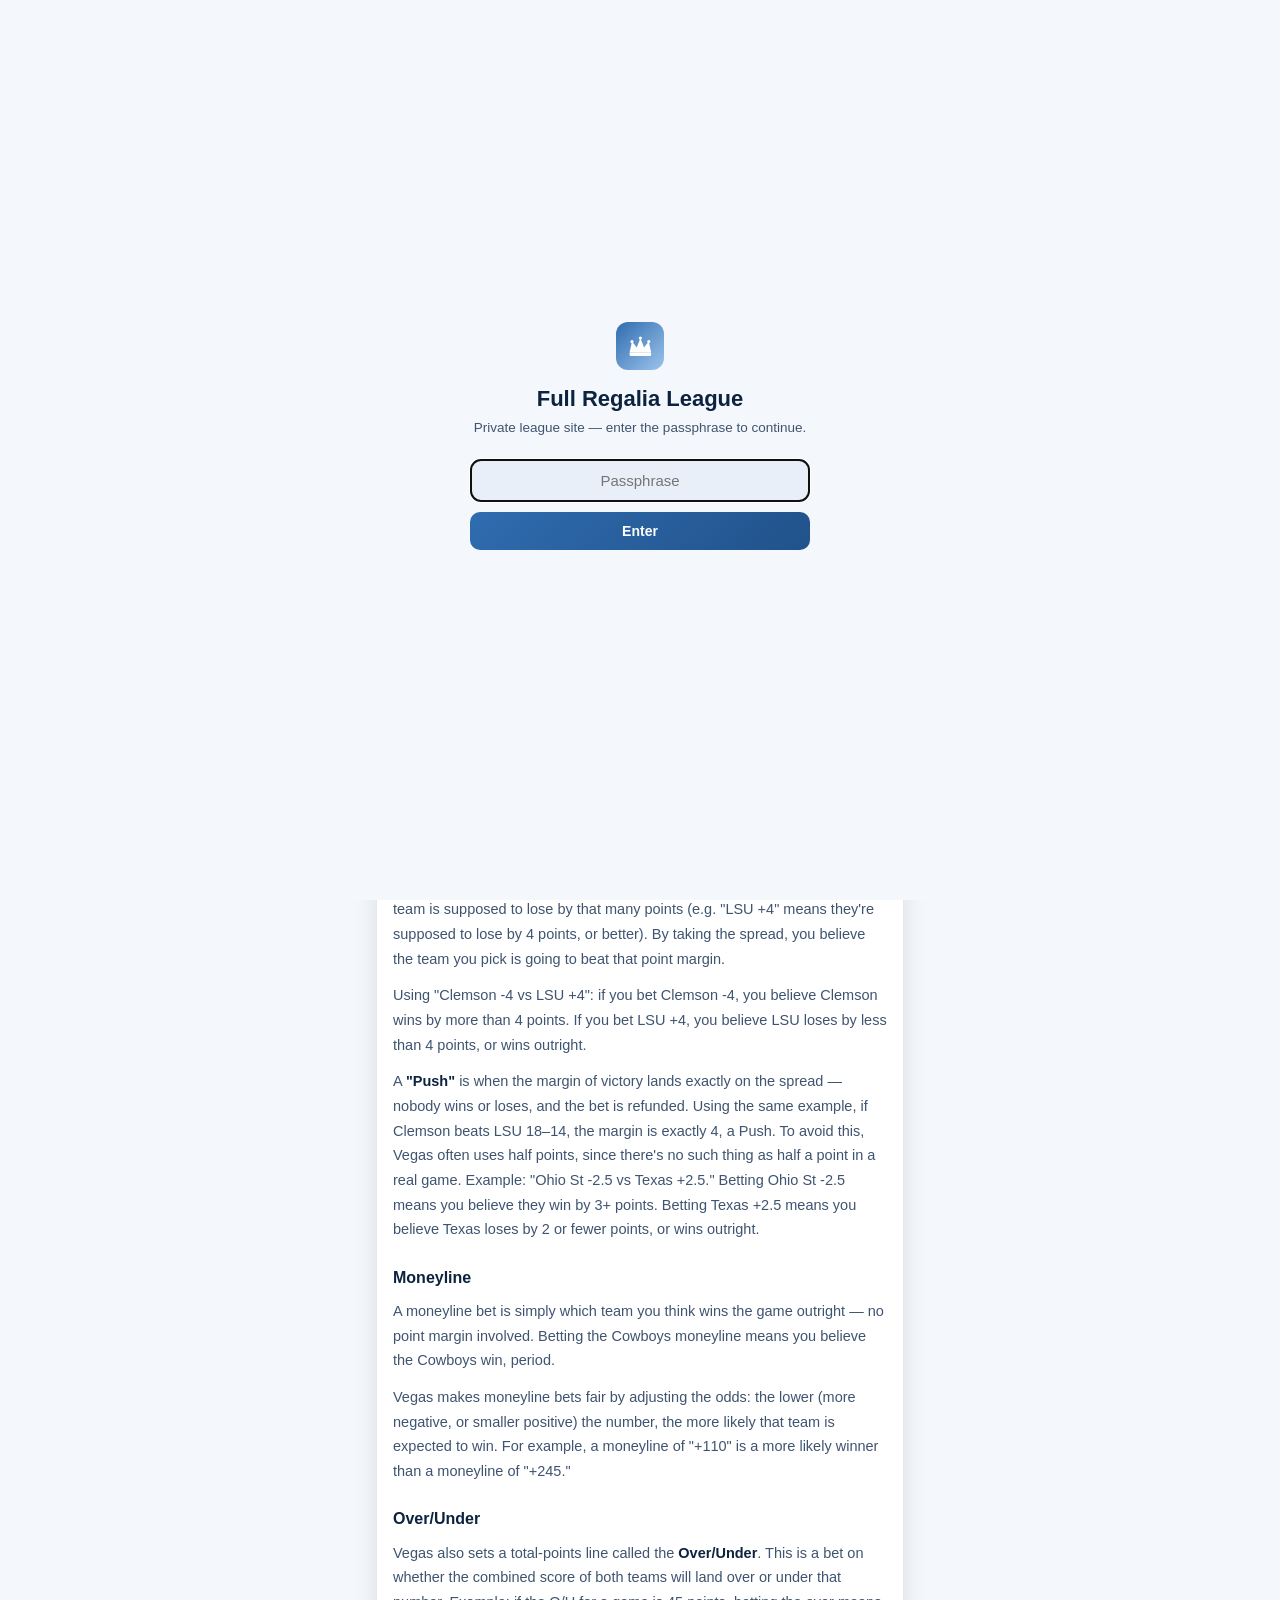
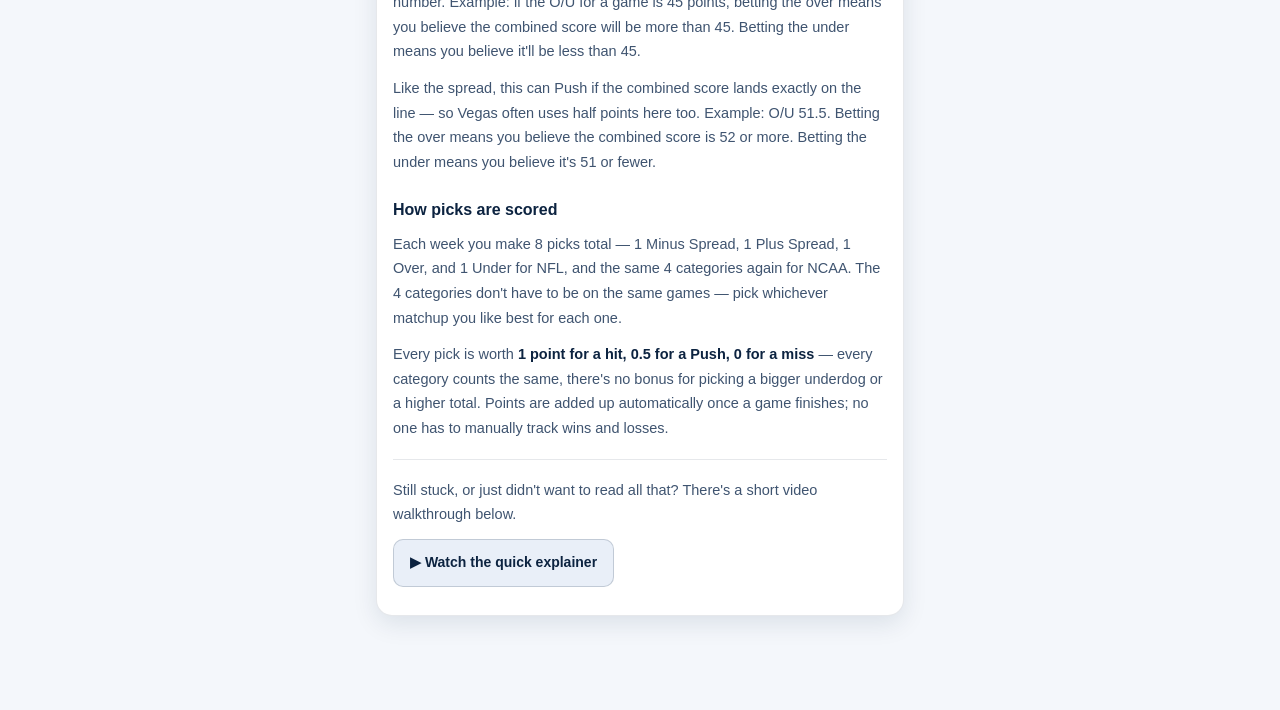
<file: betting-guide.html>
<!doctype html>
<html lang="en">
<head>
<meta charset="utf-8" />
<meta name="viewport" content="width=device-width, initial-scale=1, viewport-fit=cover" />
<title>Betting Guide — Full Regalia League</title>
<link rel="icon" href="icons/icon-192.png" type="image/png" />
<link rel="manifest" href="manifest.json" />
<link rel="apple-touch-icon" href="icons/apple-touch-icon.png" />
<meta name="apple-mobile-web-app-capable" content="yes" />
<meta name="theme-color" content="#0a1424" />
<link rel="preconnect" href="https://fonts.googleapis.com" />
<link rel="preconnect" href="https://fonts.gstatic.com" crossorigin />
<link href="https://fonts.googleapis.com/css2?family=Anton&family=Pacifico&display=swap" rel="stylesheet" />
<link rel="stylesheet" href="css/style.css" />
</head>
<body>

<div class="fr-gate-overlay" id="fr-gate-overlay">
  <div class="fr-gate-box">
    <div class="mark"><svg viewBox="0 0 24 24" width="60%" height="60%" xmlns="http://www.w3.org/2000/svg"><path d="M3 17 L5 8 L9 13 L12 5 L15 13 L19 8 L21 17 Z" fill="white"/><rect x="3" y="17" width="18" height="3" rx="1" fill="white"/><circle cx="5" cy="8" r="1.3" fill="white"/><circle cx="12" cy="5" r="1.3" fill="white"/><circle cx="19" cy="8" r="1.3" fill="white"/></svg></div>
    <h1>Full Regalia League</h1>
    <p>Private league site — enter the passphrase to continue.</p>
    <input type="password" id="fr-gate-input" placeholder="Passphrase" autocomplete="off" />
    <button id="fr-gate-submit" class="btn btn-primary btn-block">Enter</button>
    <div id="fr-gate-error" class="fr-gate-error"></div>
  </div>
</div>
<script src="js/gate.js"></script>

<header class="topbar">
  <div class="topbar-inner">
    <div class="wordmark"><span class="mark"><svg viewBox="0 0 24 24" width="60%" height="60%" xmlns="http://www.w3.org/2000/svg"><path d="M3 17 L5 8 L9 13 L12 5 L15 13 L19 8 L21 17 Z" fill="white"/><rect x="3" y="17" width="18" height="3" rx="1" fill="white"/><circle cx="5" cy="8" r="1.3" fill="white"/><circle cx="12" cy="5" r="1.3" fill="white"/><circle cx="19" cy="8" r="1.3" fill="white"/></svg></span> <span class="wordmark-name">Full Regalia</span> <span class="sub">League</span></div>
  </div>
</header>

<main class="app">
  <h1 class="page-title">Betting Guide</h1>
  <p class="page-sub">New to the league, or just want a refresher? Here's how the bets work.</p>

  <div class="card">
    <div class="prose">
      <h3>How to use the app</h3>
      <p><strong>Add it to your phone</strong> — it works like a regular app once
      installed, no App Store needed.</p>
      <p style="margin-bottom:4px"><strong>iPhone (Safari):</strong> tap the
      <strong>Share</strong> icon (square with an arrow), scroll down, tap
      <strong>"Add to Home Screen."</strong></p>
      <p><strong>Android (Chrome):</strong> open the browser menu (⋮) and tap
      <strong>"Add to Home screen"</strong> or <strong>"Install app."</strong></p>

      <p style="margin-bottom:4px"><strong>Where everything lives:</strong></p>
      <p style="margin-bottom:4px">🏠 <strong>Home</strong> — quick snapshot: top of the
      standings, this week's picks link, live scores.</p>
      <p style="margin-bottom:4px">🏆 <strong>Standings</strong> — the full leaderboard,
      updated automatically as games finish.</p>
      <p style="margin-bottom:4px">📝 <strong>Picks</strong> — where you actually make
      your 8 picks each week (4 NFL, 4 NCAA).</p>
      <p style="margin-bottom:4px">📜 <strong>History</strong> — every pick, every week,
      filterable by player.</p>
      <p style="margin-bottom:4px">📡 <strong>Games</strong> — scores, odds &amp; results;
      tap a team to see their trends.</p>
      <p>📘 <strong>Guide</strong> — you're here.</p>

      <hr class="divider" />

      <h3>Spread</h3>
      <p>Vegas determines a favorite and an underdog for each game and sets what's
      called the <strong>Spread</strong> to make the bet more fair. The Spread is the
      point margin the favorite is supposed to win by / the underdog is supposed to
      lose by. If the spread is negative, the team named next to it is the favorite
      and is supposed to win by that many points (e.g. "Clemson -4" means they're
      supposed to beat the other team by 4 points). If the spread is positive, that
      team is supposed to lose by that many points (e.g. "LSU +4" means they're
      supposed to lose by 4 points, or better). By taking the spread, you believe the
      team you pick is going to beat that point margin.</p>

      <p>Using "Clemson -4 vs LSU +4": if you bet Clemson -4, you believe Clemson wins
      by more than 4 points. If you bet LSU +4, you believe LSU loses by less than 4
      points, or wins outright.</p>

      <p>A <strong>"Push"</strong> is when the margin of victory lands exactly on the
      spread — nobody wins or loses, and the bet is refunded. Using the same example,
      if Clemson beats LSU 18–14, the margin is exactly 4, a Push. To avoid this,
      Vegas often uses half points, since there's no such thing as half a point in a
      real game. Example: "Ohio St -2.5 vs Texas +2.5." Betting Ohio St -2.5 means you
      believe they win by 3+ points. Betting Texas +2.5 means you believe Texas loses
      by 2 or fewer points, or wins outright.</p>

      <h3>Moneyline</h3>
      <p>A moneyline bet is simply which team you think wins the game outright — no
      point margin involved. Betting the Cowboys moneyline means you believe the
      Cowboys win, period.</p>

      <p>Vegas makes moneyline bets fair by adjusting the odds: the lower (more
      negative, or smaller positive) the number, the more likely that team is
      expected to win. For example, a moneyline of "+110" is a more likely winner
      than a moneyline of "+245."</p>

      <h3>Over/Under</h3>
      <p>Vegas also sets a total-points line called the <strong>Over/Under</strong>.
      This is a bet on whether the combined score of both teams will land over or
      under that number. Example: if the O/U for a game is 45 points, betting the
      over means you believe the combined score will be more than 45. Betting the
      under means you believe it'll be less than 45.</p>

      <p>Like the spread, this can Push if the combined score lands exactly on the
      line — so Vegas often uses half points here too. Example: O/U 51.5. Betting the
      over means you believe the combined score is 52 or more. Betting the under
      means you believe it's 51 or fewer.</p>

      <h3>How picks are scored</h3>
      <p>Each week you make 8 picks total — 1 Minus Spread, 1 Plus Spread, 1 Over,
      and 1 Under for NFL, and the same 4 categories again for NCAA. The 4 categories
      don't have to be on the same games — pick whichever matchup you like best for
      each one.</p>

      <p>Every pick is worth <strong>1 point for a hit, 0.5 for a Push, 0 for a
      miss</strong> — every category counts the same, there's no bonus for picking a
      bigger underdog or a higher total. Points are added up automatically once a
      game finishes; no one has to manually track wins and losses.</p>

      <hr class="divider" />

      <p>Still stuck, or just didn't want to read all that? There's a short video
      walkthrough below.</p>
      <p><a class="btn btn-ghost" href="https://www.youtube.com/shorts/zCwW5PGOm04" target="_blank" rel="noopener">▶ Watch the quick explainer</a></p>
    </div>
  </div>
</main>

<nav class="bottom-nav">
  <div class="bottom-nav-inner">
    <a class="nav-item" data-page="index.html" href="index.html"><span class="icon"><svg viewBox="0 0 24 24" fill="none" stroke="currentColor" stroke-width="2" stroke-linecap="round" stroke-linejoin="round"><path d="M3 11l9-7 9 7"/><path d="M5 10v9a1 1 0 0 0 1 1h4v-6h4v6h4a1 1 0 0 0 1-1v-9"/></svg></span>Home</a>
    <a class="nav-item" data-page="picks.html" href="picks.html"><span class="icon"><svg viewBox="0 0 24 24" fill="none" stroke="currentColor" stroke-width="2" stroke-linecap="round" stroke-linejoin="round"><path d="M12 20h9"/><path d="M16.5 3.5a2.12 2.12 0 0 1 3 3L7 19l-4 1 1-4 12.5-12.5z"/></svg></span>Picks</a>
    <a class="nav-item" data-page="standings.html" href="standings.html"><span class="icon"><svg viewBox="0 0 24 24" fill="none" stroke="currentColor" stroke-width="2" stroke-linecap="round" stroke-linejoin="round"><path d="M8 21h8"/><path d="M12 17v4"/><path d="M7 4h10v5a5 5 0 0 1-10 0V4z"/><path d="M7 5H4a1 1 0 0 0-1 1v1a3 3 0 0 0 3 3"/><path d="M17 5h3a1 1 0 0 1 1 1v1a3 3 0 0 1-3 3"/></svg></span>Standings</a>
    <a class="nav-item" data-page="live.html" href="live.html"><span class="icon"><svg viewBox="0 0 24 24" fill="none" stroke="currentColor" stroke-width="2" stroke-linecap="round" stroke-linejoin="round"><rect x="3" y="6" width="18" height="12" rx="2"/><line x1="12" y1="6" x2="12" y2="18"/><rect x="6" y="10" width="3" height="4" fill="currentColor" stroke="none"/><rect x="15" y="10" width="3" height="4" fill="currentColor" stroke="none"/><circle cx="19.5" cy="5" r="1.6" fill="currentColor" stroke="none"/></svg></span>Games</a>
    <a class="nav-item" data-page="history.html" href="history.html"><span class="icon"><svg viewBox="0 0 24 24" fill="none" stroke="currentColor" stroke-width="2" stroke-linecap="round" stroke-linejoin="round"><path d="M3 12a9 9 0 1 0 9-9"/><path d="M3 4v5h5"/><path d="M12 7v5l4 2"/></svg></span>History</a>
    <a class="nav-item" data-page="analytics.html" href="analytics.html"><span class="icon"><svg viewBox="0 0 24 24" fill="none" stroke="currentColor" stroke-width="2" stroke-linecap="round" stroke-linejoin="round"><path d="M3 3v16a2 2 0 0 0 2 2h16"/><rect x="7" y="12" width="3" height="6" fill="currentColor" stroke="none"/><rect x="12" y="8" width="3" height="10" fill="currentColor" stroke="none"/><rect x="17" y="4" width="3" height="14" fill="currentColor" stroke="none"/></svg></span>Analytics</a>
  </div>
</nav>

<script src="js/app.js"></script>
</body>
</html>
</file>
<file: css/style.css>
/* ==========================================================================
   Full Regalia — shared design system
   One file, used by every page, so the whole site stays visually consistent.
   ========================================================================== */

/* Palette built around Xavier University's official brand blue, #0C2340
   (Pantone 289 C) — used directly for card surfaces; --accent is a brighter
   tint of the same blue so buttons/highlights still pop on a dark background. */
:root {
  --bg: #0a1424;
  --bg-elev: #0c2340;
  --bg-elev-2: #163156;
  --text: #f5f6fa;
  --text-dim: #a8b7cc;
  --text-faint: #728098;
  --accent: #4a90d9;
  --accent-strong: #2f6cb0;
  --accent-2: #9cc4ec;
  --positive: #4ade80;
  --negative: #f87171;
  /* Player page's ambient Fire/Ice Cold header effect (.player-hero) —
   * deliberately NOT --positive/--negative (those mean hit/miss elsewhere)
   * or --accent/--accent-2 (the NFL/NCAA brand blue) so neither mood is
   * visually confused with an existing meaning. */
  --fire-1: #ffb347;
  --fire-2: #ff5533;
  --ice-1: #bae6fd;
  --ice-2: #38bdf8;
  --border: rgba(255, 255, 255, 0.08);
  --border-strong: rgba(255, 255, 255, 0.14);
  --shadow: 0 8px 24px rgba(0, 0, 0, 0.35);
  --radius: 16px;
  --radius-sm: 10px;
  --nav-height: 64px;
  --header-height: 56px;
  /* Height of .sticky-save-bar (picks.html only) — kept as a variable so
   * .picker-badge (which stacks above it) and body.has-sticky-save's extra
   * bottom padding can both reference the same number. */
  --save-bar-height: 72px;
  /* iPhone home-indicator / Android gesture-nav inset — .bottom-nav pads
   * itself by this (see its own padding-bottom below), so its TRUE
   * on-screen height is --nav-height + this, not just --nav-height. Every
   * other fixed element stacked above the nav (.sticky-save-bar,
   * .picker-badge) and the body's own scroll-clearance padding must add
   * this too, or on any phone with a nonzero inset they sit exactly
   * --safe-bottom too low and end up partly hidden under the nav bar
   * (confirmed real bug, 2026-08-19 — Save My Picks button was getting
   * covered on notched/gesture-nav phones). */
  --safe-bottom: env(safe-area-inset-bottom, 0px);
}

@media (prefers-color-scheme: light) {
  :root {
    --bg: #f4f7fb;
    --bg-elev: #ffffff;
    --bg-elev-2: #e9eff8;
    --text: #0c2340;
    --text-dim: #3f5470;
    --text-faint: #7688a3;
    --accent: #2f6cb0;
    --accent-strong: #21528a;
    --border: rgba(12, 35, 64, 0.1);
    --border-strong: rgba(12, 35, 64, 0.18);
    --shadow: 0 8px 24px rgba(12, 35, 64, 0.1);
  }
}

:root[data-theme="dark"] {
  --bg: #0a1424;
  --bg-elev: #0c2340;
  --bg-elev-2: #163156;
  --text: #f5f6fa;
  --text-dim: #a8b7cc;
  --text-faint: #728098;
  --accent: #4a90d9;
  --accent-strong: #2f6cb0;
  --accent-2: #9cc4ec;
  --border: rgba(255, 255, 255, 0.08);
  --border-strong: rgba(255, 255, 255, 0.14);
  --shadow: 0 8px 24px rgba(0, 0, 0, 0.35);
}

:root[data-theme="light"] {
  --bg: #f4f7fb;
  --bg-elev: #ffffff;
  --bg-elev-2: #e9eff8;
  --text: #0c2340;
  --text-dim: #3f5470;
  --text-faint: #7688a3;
  --accent: #2f6cb0;
  --accent-strong: #21528a;
  --border: rgba(12, 35, 64, 0.1);
  --border-strong: rgba(12, 35, 64, 0.18);
  --shadow: 0 8px 24px rgba(12, 35, 64, 0.1);
}

* { box-sizing: border-box; }

html, body {
  margin: 0;
  padding: 0;
  background: var(--bg);
  color: var(--text);
  font-family: -apple-system, BlinkMacSystemFont, "Segoe UI", Inter, Roboto, Helvetica, Arial, sans-serif;
  -webkit-font-smoothing: antialiased;
  overflow-x: hidden;
}

body {
  padding-bottom: calc(var(--nav-height) + var(--safe-bottom) + 16px);
  min-height: 100vh;
}

/* picks.html only — extra room so content can scroll clear of the two
 * stacked fixed elements (sticky save bar + picker badge) instead of being
 * hidden underneath them. */
body.has-sticky-save {
  padding-bottom: calc(var(--nav-height) + var(--save-bar-height) + var(--safe-bottom) + 56px);
}

a { color: inherit; text-decoration: none; }

.app {
  max-width: 560px;
  margin: 0 auto;
  padding: 0 16px;
}

/* ---------- Header ---------- */

.topbar {
  position: sticky;
  top: 0;
  z-index: 20;
  background: color-mix(in srgb, var(--bg) 88%, transparent);
  backdrop-filter: blur(10px);
  border-bottom: 1px solid var(--border);
}

.topbar-inner {
  max-width: 560px;
  margin: 0 auto;
  height: var(--header-height);
  display: flex;
  align-items: center;
  justify-content: space-between;
  padding: 0 16px;
}

.install-banner {
  display: flex;
  align-items: center;
  gap: 10px;
  padding: 10px 16px;
  background: color-mix(in srgb, var(--accent) 14%, var(--bg-elev));
  border-bottom: 1px solid var(--border);
  font-size: 12.5px;
  color: var(--text-dim);
}

.install-banner-text {
  flex: 1;
}

.install-banner-install {
  flex: none;
  border: none;
  background: var(--accent);
  color: #ffffff;
  font-weight: 700;
  font-size: 12px;
  padding: 6px 12px;
  border-radius: 20px;
  cursor: pointer;
}

.install-banner-dismiss {
  flex: none;
  border: none;
  background: none;
  color: var(--text-faint);
  font-weight: 700;
  font-size: 12px;
  padding: 6px 8px;
  cursor: pointer;
}

.wordmark {
  display: flex;
  align-items: baseline;
  gap: 8px;
  font-weight: 800;
  font-size: 18px;
  letter-spacing: -0.01em;
}

.wordmark .mark {
  display: inline-flex;
  align-items: center;
  justify-content: center;
  width: 28px;
  height: 28px;
  border-radius: 8px;
  background: linear-gradient(135deg, var(--accent), var(--accent-2));
  color: #ffffff;
  font-weight: 900;
  font-size: 13px;
}

.wordmark .sub {
  color: var(--text-faint);
  font-weight: 600;
  font-size: 12px;
  text-transform: uppercase;
  letter-spacing: 0.06em;
}

/* Same cursive font as the Home page's brand quote (.quote-cursive),
 * carried into the topbar so every page's header reads consistently
 * branded, not just Home's. Sized up from the bold-sans it replaces —
 * script fonts read smaller at the same font-size, and need the extra
 * size to stay legible at a glance in the topbar. */
.wordmark-name {
  font-family: "Pacifico", cursive;
  font-weight: 400;
  font-size: 23px;
  letter-spacing: normal;
  color: var(--accent-2);
}

.page-title {
  font-size: 26px;
  font-weight: 800;
  letter-spacing: -0.02em;
  margin: 20px 0 4px;
}

.page-sub {
  color: var(--text-dim);
  font-size: 14px;
  margin: 0 0 20px;
  line-height: 1.5;
}

/* Collapsed-by-default explainer (Picks page) — the onboarding text was
 * cluttering the top of the page for anyone who already knows how it works;
 * kept accessible instead of deleted entirely. Native <details>, no JS. */
.how-it-works {
  margin: 0 0 16px;
}

.how-it-works summary {
  cursor: pointer;
  font-size: 12.5px;
  font-weight: 700;
  color: var(--text-faint);
  list-style: none;
}

.how-it-works summary::-webkit-details-marker { display: none; }

.how-it-works p {
  color: var(--text-dim);
  font-size: 13px;
  line-height: 1.5;
  margin: 8px 0 0;
}

/* Home page brand quote — "We Do the Bags Right and Then We Go Full
 * Regalia." Two deliberately different display fonts (loaded via Google
 * Fonts, see index.html <head>): a bold script for the main phrase, and a
 * punchy condensed-impact font for "Full Regalia" so it visually pops out
 * of the cursive around it. Scoped to just this quote block, not a
 * site-wide rebrand of the wordmark elsewhere. */
.brand-quote {
  text-align: center;
  margin: 4px 0 18px;
  line-height: 1.3;
}

.brand-quote .quote-cursive {
  font-family: "Pacifico", cursive;
  font-size: 19px;
  color: var(--accent-2);
}

.brand-quote .quote-pop {
  font-family: "Anton", sans-serif;
  font-size: 24px;
  letter-spacing: 0.02em;
  color: var(--text);
  text-transform: uppercase;
}

.brand-quote-instruction {
  text-align: center;
  font-size: 12.5px;
  font-weight: 600;
  color: var(--text-faint);
  margin: 0 0 10px;
}

/* ---------- Bottom nav ---------- */

.bottom-nav {
  position: fixed;
  bottom: 0;
  left: 0;
  right: 0;
  z-index: 30;
  background: color-mix(in srgb, var(--bg-elev) 92%, transparent);
  backdrop-filter: blur(14px);
  border-top: 1px solid var(--border);
  padding-bottom: var(--safe-bottom);
}

.bottom-nav-inner {
  max-width: 560px;
  margin: 0 auto;
  height: var(--nav-height);
  display: grid;
  grid-template-columns: repeat(6, 1fr);
}

.nav-item {
  display: flex;
  flex-direction: column;
  align-items: center;
  justify-content: center;
  gap: 3px;
  font-size: 10.5px;
  font-weight: 700;
  color: var(--text-faint);
  letter-spacing: 0.01em;
}

.nav-item .icon {
  display: inline-flex;
  line-height: 1;
}

/* Single-color line icons (stroke="currentColor") instead of full-color
 * emoji — they inherit .nav-item's text color exactly like the label below
 * them, so the active tab goes accent blue and the rest stay faint gray,
 * matching the site's controlled palette instead of clashing with it
 * (confirmed out of place, Neil). */
.nav-item .icon svg {
  width: 21px;
  height: 21px;
}

.nav-item.active {
  color: var(--accent);
}

/* ---------- Cards ---------- */

.card {
  background: var(--bg-elev);
  border: 1px solid var(--border);
  border-radius: var(--radius);
  padding: 16px;
  box-shadow: var(--shadow);
  margin-bottom: 14px;
}

/* Hero treatment for the Picks page's player selector — meant to read as
 * the clear starting point of the page, distinct from ordinary cards. */
/* --picker-color defaults to the site accent, but js/picks.js sets it per
 * selected player (avatarColor(name)) so this card — and the sticky badge
 * below — visibly recolor as soon as you switch names, as a "you're
 * definitely picking as THIS person" cue. */
.picker-card {
  --picker-color: var(--accent);
  background: linear-gradient(135deg, color-mix(in srgb, var(--picker-color) 18%, var(--bg-elev)), var(--bg-elev));
  border: 1px solid color-mix(in srgb, var(--picker-color) 40%, var(--border));
  transition: background 0.2s, border-color 0.2s;
}

.picker-card select {
  font-size: 17px;
  font-weight: 700;
}

/* Crisper than the default .chip look (flat --bg-elev-2 fill, same as every
 * plain chip elsewhere) — a solid card-colored fill with a border tinted to
 * the current player's color reads sharper against the tinted card behind
 * it, instead of blending into it. */
.picker-select {
  background: var(--bg-elev);
  border: 1.5px solid color-mix(in srgb, var(--picker-color) 45%, var(--border-strong));
  border-radius: 10px;
  color: var(--text);
}

/* Labeled "change player" affordance — recolors with --picker-color (set
 * per selected player, same variable the card's own background/border use)
 * so it reads as part of the themed card rather than a generic control.
 * Was icon-only (a bare "⌄" in a circle) — confirmed unclear that this is
 * how you switch names (Neil); spelling out "Switch" removes the guesswork. */
.picker-change-btn {
  flex-shrink: 0;
  height: 34px;
  padding: 0 12px;
  border-radius: 17px;
  background: var(--picker-color);
  color: #ffffff;
  display: flex;
  align-items: center;
  gap: 3px;
  font-size: 12.5px;
  font-weight: 800;
  white-space: nowrap;
  line-height: 1;
  transition: background 0.2s;
}

/* Sticky "who am I picking as" reminder — stays visible while scrolling
 * through the categories, pinned above the sticky save bar (which sits
 * directly above the bottom nav — see .sticky-save-bar). Purely
 * informational (not a button), matching the same --picker-color as the
 * card above. */
.picker-badge {
  --picker-color: var(--accent);
  position: fixed;
  left: 50%;
  bottom: calc(var(--nav-height) + var(--save-bar-height) + var(--safe-bottom) + 8px);
  transform: translateX(-50%);
  z-index: 25;
  display: flex;
  align-items: center;
  gap: 8px;
  padding: 6px 16px 6px 6px;
  border-radius: 999px;
  background: color-mix(in srgb, var(--bg-elev) 92%, transparent);
  backdrop-filter: blur(10px);
  border: 1.5px solid color-mix(in srgb, var(--picker-color) 55%, var(--border-strong));
  box-shadow: var(--shadow);
  font-size: 12.5px;
  font-weight: 800;
  color: var(--text);
  transition: border-color 0.2s;
}

/* Single sticky "Save my picks" bar, replacing the old top+bottom button
 * pair — always reachable regardless of scroll position, sits directly
 * above the bottom nav (picker-badge stacks above this). */
.sticky-save-bar {
  position: fixed;
  left: 0;
  right: 0;
  bottom: calc(var(--nav-height) + var(--safe-bottom));
  z-index: 26;
  padding: 8px 16px;
  background: color-mix(in srgb, var(--bg-elev) 94%, transparent);
  backdrop-filter: blur(14px);
  border-top: 1px solid var(--border);
}

.sticky-save-status {
  text-align: center;
  font-size: 11.5px;
  color: var(--text-faint);
  min-height: 15px;
  margin-bottom: 4px;
}

.card-title {
  font-family: "Anton", sans-serif;
  font-size: 15px;
  font-weight: 400;
  text-transform: uppercase;
  letter-spacing: 0.03em;
  /* Anton's thinner strokes read lower-contrast than the bold sans this
   * replaced, at the same --text-faint color — confirmed hard to read,
   * Neil. --text-dim is noticeably darker/higher-contrast against the card
   * background while staying distinct from full --text (reserved for the
   * actual page title/data, not section chrome). */
  color: var(--text-dim);
  margin: 0 0 12px;
  display: flex;
  align-items: center;
  justify-content: space-between;
}

.card-title .link,
.card-title .standings-header-label {
  /* Reset back to the normal sans stack — Anton is for the section heading
   * itself (see .card-title), not the small trailing action link or a data
   * column label sitting next to it. Distinct from the header, distinct
   * from tabular fields, per Neil. */
  font-family: -apple-system, BlinkMacSystemFont, "Segoe UI", Inter, Roboto, Helvetica, Arial, sans-serif;
}

.card-title .link {
  color: var(--accent);
  font-size: 12px;
  text-transform: none;
  letter-spacing: 0;
  font-weight: 700;
}

.share-week-btn {
  background: none;
  border: none;
  padding: 2px 4px;
  font-size: 14px;
  cursor: pointer;
  line-height: 1;
  color: inherit;
}

.share-week-btn:active {
  opacity: 0.6;
}

/* ---------- Badges / pills ---------- */

.badge {
  display: inline-flex;
  align-items: center;
  gap: 5px;
  padding: 3px 9px;
  border-radius: 999px;
  font-size: 11px;
  font-weight: 800;
  letter-spacing: 0.02em;
}

.badge.live {
  background: color-mix(in srgb, var(--positive) 16%, transparent);
  color: var(--positive);
  border: 1px solid color-mix(in srgb, var(--positive) 35%, transparent);
}

.badge.live .dot {
  width: 6px;
  height: 6px;
  border-radius: 50%;
  background: var(--positive);
  animation: pulse 1.6s ease-in-out infinite;
}

@keyframes pulse {
  0%, 100% { opacity: 1; }
  50% { opacity: 0.35; }
}

/* Player page's screen-edge vignette reflecting current Fire/Ice Cold
 * status (Neil, 2026-10-09: "if someone is 'on fire' their page has
 * animation... if ice cold it looks frozen" — then, same day, redesigned
 * from a header-card glow to this: "could we just make it look like the
 * screen is frozen on the perimeter?"). `#mood-vignette` (player.html) is a
 * single fixed, full-viewport, pointer-events:none layer sitting above the
 * page chrome (topbar/bottom-nav, z-index 20/30) but below any modal/gate
 * (300/9999) — stays put while the page scrolls, transparent in the
 * middle so every card stays fully legible, colored only at the edges.
 * Same cheap opacity-animation approach as .badge.live .dot's pulse above
 * — no canvas, no particle JS. --fire/--ice are mutually exclusive by
 * construction (see player.html's load() — Ice Cold is suppressed
 * whenever Fire is active). */
.mood-vignette {
  position: fixed;
  inset: 0;
  z-index: 50;
  pointer-events: none;
  opacity: 0;
  transition: opacity 0.4s ease;
}

.mood-vignette--fire {
  opacity: 1;
  background: radial-gradient(ellipse at center, transparent 50%, color-mix(in srgb, var(--fire-2) 45%, transparent) 100%);
  animation: ember-flicker 2.6s ease-in-out infinite;
}

.mood-vignette--ice {
  opacity: 1;
  background: radial-gradient(ellipse at center, transparent 50%, color-mix(in srgb, var(--ice-2) 45%, transparent) 100%);
  animation: frost-shimmer 4s ease-in-out infinite;
}

@keyframes ember-flicker {
  0%, 100% { opacity: 0.7; }
  50% { opacity: 1; }
}

@keyframes frost-shimmer {
  0%, 100% { opacity: 0.65; }
  50% { opacity: 1; }
}

@media (prefers-reduced-motion: reduce) {
  .mood-vignette--fire,
  .mood-vignette--ice {
    animation: none;
  }
}

.badge.next {
  background: color-mix(in srgb, var(--accent) 16%, transparent);
  color: var(--accent);
  border: 1px solid color-mix(in srgb, var(--accent) 35%, transparent);
}

/* Neutral/settled, not an alert color like .live or .next — a week being
 * "Final" is just a fact, not something drawing attention. */
.badge.final {
  background: color-mix(in srgb, var(--text-faint) 16%, transparent);
  color: var(--text-faint);
  border: 1px solid color-mix(in srgb, var(--text-faint) 35%, transparent);
}

/* ---------- Live page game cards ---------- */
/* Distinct from .pick-game (which is the Picks page's category-pool chip UI)
 * — this is purely a read-only result/odds display, so it gets its own
 * classes rather than reusing that one. Left border color is the at-a-glance
 * state cue: green while live, muted once final, default border pre-kickoff. */
.game-card {
  background: var(--bg-elev);
  border: 1px solid var(--border);
  border-left: 3px solid var(--border-strong);
  border-radius: var(--radius-sm);
  padding: 12px 14px;
  margin-bottom: 10px;
}

.game-card--live {
  border-left-color: var(--positive);
}

.game-card--final {
  border-left-color: var(--text-faint);
}

.game-card-top {
  display: flex;
  justify-content: space-between;
  align-items: center;
  margin-bottom: 9px;
}

.game-card-sport {
  font-size: 10.5px;
  font-weight: 800;
  color: var(--text-faint);
  text-transform: uppercase;
  letter-spacing: 0.06em;
}

.game-card-kickoff,
.game-card-final {
  font-size: 11.5px;
  font-weight: 700;
  color: var(--text-faint);
}

.game-card-teams {
  display: flex;
  flex-direction: column;
  gap: 7px;
}

.game-card-team {
  display: grid;
  grid-template-columns: 26px 1fr auto;
  align-items: center;
  gap: 8px;
  color: var(--text-faint);
}

.game-card-team-logo {
  width: 24px;
  height: 24px;
  object-fit: contain;
  flex: none;
}

/* Team rows link into that team's Analytics trends — reset the anchor
 * defaults so a linked row looks identical to the "?" placeholder (still a
 * plain div when a team's abbr is missing), plus a light tap affordance. */
a.game-card-team {
  text-decoration: none;
  color: inherit;
  cursor: pointer;
}

a.game-card-team:active {
  opacity: 0.65;
}

/* NFL only — abbreviation + mascot name side by side, sharing the one grid
 * cell the two used to split between them. */
.game-card-team-stack {
  display: flex;
  align-items: baseline;
  gap: 6px;
  min-width: 0;
  overflow: hidden;
}

.game-card-team-abbr {
  font-size: 14.5px;
  font-weight: 800;
  color: var(--text-dim);
  flex: none;
}

.game-card-team-name {
  font-size: 12.5px;
  font-weight: 600;
  color: var(--text-faint);
  overflow: hidden;
  text-overflow: ellipsis;
  white-space: nowrap;
}

/* NCAA only — just the school's own name, smaller than the NFL abbr it
 * replaces so it still fits cleanly next to the logo and score (tried
 * showing the mascot alongside it too; landed back on school-name-only,
 * confirmed it read as duplicated with `location` — Neil). */
.game-card-team-fullname {
  font-size: 12.5px;
  font-weight: 700;
  color: var(--text-dim);
  overflow: hidden;
  text-overflow: ellipsis;
  white-space: nowrap;
}

/* AP/Coaches Top 25 badge — college only, shown inline right before the
 * school name when that team is currently ranked. Cursive to match the
 * same brand font used in the topbar/quote/standings rank numerals
 * elsewhere on the site, instead of plain bold text. */
.game-card-team-rank {
  font-family: "Pacifico", cursive;
  font-weight: 400;
  font-size: 13px;
  color: var(--accent);
  margin-right: 3px;
}

.game-card-team-score {
  font-size: 17px;
  font-weight: 800;
  color: var(--text-dim);
  min-width: 22px;
  text-align: right;
}

.game-card-team.is-winner .game-card-team-abbr,
.game-card-team.is-winner .game-card-team-name,
.game-card-team.is-winner .game-card-team-fullname,
.game-card-team.is-winner .game-card-team-score {
  color: var(--text);
}

.game-card-odds {
  display: flex;
  gap: 16px;
  margin-top: 9px;
  padding-top: 9px;
  border-top: 1px solid var(--border);
  font-size: 12px;
  color: var(--text-faint);
}

.game-card-odds strong {
  color: var(--text-dim);
  font-weight: 700;
}

/* Bet-activity strip — attaches directly under a .game-card as its footer
 * (shares the wrapper's own bottom margin instead of the card's own, so
 * there's no visible gap between the two). Shared by live.html (every
 * card) and index.html's Most Active Games preview. */
.game-card-group {
  margin-bottom: 10px;
}

.game-card-group .game-card {
  margin-bottom: 0;
}

.game-bet-activity {
  background: var(--bg-elev);
  border: 1px solid var(--border);
  border-top: none;
  border-radius: 0 0 var(--radius-sm) var(--radius-sm);
  padding: 0 14px;
}

.game-bet-toggle {
  display: flex;
  align-items: center;
  gap: 4px;
  width: 100%;
  background: none;
  border: none;
  border-top: 1px solid var(--border);
  padding: 7px 0;
  font-size: 11.5px;
  font-weight: 700;
  color: var(--text-faint);
  cursor: pointer;
  text-align: left;
}

.game-bet-chevron {
  margin-left: auto;
  font-size: 9px;
  transition: transform 0.15s ease;
}

.game-bet-toggle.expanded .game-bet-chevron {
  transform: rotate(180deg);
}

.game-bet-list {
  padding-bottom: 8px;
}

/* Home's Most Active Games preview specifically (not the Games tab, where
 * the full card is appropriate) — Neil: 3 full-size game cards "wasted
 * real estate" on the one page meant to be scannable at a glance. Tighter
 * padding, smaller logos/text, and the odds row dropped entirely (still
 * one tap away via "See all →") get 3 games into noticeably less height. */
.game-card-compact .game-card {
  padding: 8px 10px;
}

.game-card-compact .game-card-top {
  margin-bottom: 5px;
}

.game-card-compact .game-card-teams {
  gap: 3px;
}

.game-card-compact .game-card-team-logo {
  width: 18px;
  height: 18px;
}

.game-card-compact .game-card-team-abbr,
.game-card-compact .game-card-team-fullname {
  font-size: 12px;
}

.game-card-compact .game-card-team-name {
  font-size: 11px;
}

.game-card-compact .game-card-team-score {
  font-size: 14px;
  min-width: 18px;
}

.game-card-compact .game-card-odds {
  display: none;
}

.game-card-compact .game-bet-toggle {
  padding: 5px 0;
  font-size: 11px;
}

/* ---------- Week picker (Picks page) ---------- */
/* One "Regalia Week" links an NFL week to its nearest NCAA week by date
 * (js/picks.js buildRegaliaWeeks) — this is the collapsible selector for it,
 * same collapsed-by-default pattern as .pick-game and the League status
 * card. Each row shows the linked pair, so switching sport never lands on
 * two unrelated weeks. */
.week-picker {
  border: 1px solid var(--border);
  border-radius: var(--radius-sm);
  overflow: hidden;
  margin-bottom: 6px;
}

.week-picker-header {
  display: flex;
  align-items: center;
  justify-content: space-between;
  gap: 10px;
  padding: 13px 14px;
  cursor: pointer;
  font-weight: 800;
  font-size: 14px;
}

/* Week number, date range, and badge all stay on one line — the date range
 * is deliberately a smaller/lighter weight than the week number so the
 * whole thing fits without wrapping on narrow phones (that was the actual
 * overflow problem, not needing two lines). min-width: 0 lets this shrink
 * inside the header's flex row instead of forcing it wide. */
#week-picker-current {
  display: flex;
  align-items: center;
  gap: 6px;
  flex-wrap: wrap;
  min-width: 0;
}

.week-picker-current-date {
  font-size: 12px;
  font-weight: 600;
  color: var(--text-faint);
}

/* Given extra visual weight — this is the single most important control on
 * the page for knowing what to pick, so it needs to read as more important
 * than an ordinary card, similar treatment to .picker-card's accent tint. */
.week-picker-prominent {
  border: 1.5px solid color-mix(in srgb, var(--accent) 40%, var(--border));
  border-radius: var(--radius);
  margin-bottom: 12px;
}

.week-picker-prominent .week-picker-header {
  padding: 16px;
  font-size: 17px;
  background: linear-gradient(135deg, color-mix(in srgb, var(--accent) 14%, var(--bg-elev)), var(--bg-elev));
}

.week-picker-prominent .week-picker-header .badge {
  margin-left: 4px;
  vertical-align: middle;
}

.week-picker-chevron {
  flex: none;
  font-size: 11px;
  color: var(--text-faint);
}

.week-picker-list {
  border-top: 1px solid var(--border);
}

.week-picker-row {
  padding: 10px 14px;
  cursor: pointer;
  border-bottom: 1px solid var(--border);
}

.week-picker-row:last-child { border-bottom: none; }
.week-picker-row:active { background: var(--bg-elev-2); }
.week-picker-row.selected { background: color-mix(in srgb, var(--accent) 12%, transparent); }

.week-picker-row-title {
  font-weight: 700;
  font-size: 13.5px;
  display: flex;
  align-items: center;
  gap: 6px;
  flex-wrap: wrap;
}

.week-picker-row-sub {
  font-size: 11.5px;
  color: var(--text-faint);
  margin-top: 3px;
}

/* ---------- Sport sections (Picks page) ---------- */
/* NFL and NCAA used to be a toggle (pick one, hide the other); now both show
 * together, each collapsed by default under its own header — the toggle
 * chips went away once weeks were linked (see .week-picker above), since
 * there's no longer a reason picking one sport should hide the other. One
 * level up from .pick-game (the 4 categories nest inside each of these). */
.sport-section {
  border: 1px solid var(--border-strong);
  border-radius: var(--radius);
  margin-bottom: 12px;
  overflow: hidden;
}

.sport-section-header {
  display: flex;
  align-items: center;
  gap: 10px;
  padding: 14px 16px;
  cursor: pointer;
  background: var(--bg-elev-2);
}

.sport-section-icon {
  font-size: 20px;
}

.sport-section-label {
  font-weight: 800;
  font-size: 15px;
  text-transform: uppercase;
  letter-spacing: 0.03em;
}

.sport-section-summary {
  flex: 1;
  text-align: right;
  font-size: 12px;
  font-weight: 600;
  color: var(--text-faint);
}

.sport-section-result {
  flex: none;
  font-size: 11px;
  font-weight: 800;
  padding: 3px 9px;
  border-radius: 20px;
  background: color-mix(in srgb, var(--text-faint) 16%, transparent);
  color: var(--text-dim);
}

.sport-section-result.all-hit {
  background: color-mix(in srgb, var(--positive) 20%, transparent);
  color: var(--positive);
}

.sport-section-chevron {
  flex: none;
  font-size: 12px;
  color: var(--text-faint);
}

.sport-section-body {
  padding: 12px;
}

/* ---------- Progress rows ("My picks this week" card) ---------- */
.progress-row { margin-bottom: 12px; }
.progress-row:last-child { margin-bottom: 0; }

.progress-row-top {
  display: flex;
  justify-content: space-between;
  align-items: center;
  margin-bottom: 5px;
  font-size: 13px;
}

.progress-row-label { color: var(--text-dim); }

.progress-row-count {
  font-weight: 800;
  color: var(--text);
}

.progress-row-count.complete { color: var(--positive); }

.progress-bar {
  background: var(--bg-elev-2);
  border-radius: 6px;
  overflow: hidden;
  height: 8px;
}

.progress-bar-fill {
  height: 100%;
  background: linear-gradient(90deg, var(--accent), var(--accent-2));
  transition: width 0.3s ease;
}

.progress-bar-fill.complete {
  background: linear-gradient(90deg, var(--positive), #22c55e);
}

/* ---------- Analytics: player comparison table ---------- */
/* A real players-vs-players matrix — the one place in the app with genuine
 * multi-column tabular data, so it gets an actual <table> instead of the
 * app's usual "row = one entity" pattern (.standings-row etc.). Wrapped in
 * a horizontally-scrolling .card as a safety net on very narrow screens. */
.compare-table {
  width: 100%;
  border-collapse: collapse;
  font-size: 13px;
}

.compare-table th {
  font-size: 12px;
  font-weight: 800;
  color: var(--text-faint);
  padding: 6px 8px;
  text-align: center;
  border-bottom: 1px solid var(--border-strong);
}

.compare-table th:first-child { text-align: left; }

.compare-table td {
  padding: 10px 5px;
  text-align: center;
  font-weight: 700;
  color: var(--text-dim);
  border-bottom: 1px solid var(--border);
  white-space: nowrap;
}

.compare-table tr:last-child td { border-bottom: none; }

.compare-table-player { text-align: left !important; padding-left: 8px !important; }

.compare-table-player a {
  color: var(--text);
  text-decoration: none;
  font-weight: 800;
}

.compare-pct {
  display: inline-block;
  min-width: 34px;
  padding: 4px 5px;
  border-radius: 7px;
  font-weight: 800;
  font-size: 12px;
}

.compare-pct-empty {
  color: var(--text-faint);
  font-weight: 700;
  background: none;
}

/* ---------- Analytics: category stat rows (Team + Player trends) ---------- */
/* Same visual language as .progress-bar, repurposed for a cover-% / hit-rate
 * bar instead of a completion bar. .stat-split-bar is the one exception —
 * team over/under isn't a hit/miss (that's about a player's pick, not the
 * team), so it renders as a two-color split instead of a single fill. */
.stat-row {
  display: flex;
  align-items: center;
  gap: 10px;
  margin-bottom: 10px;
}

.stat-row:last-child { margin-bottom: 0; }

.stat-row-label {
  width: 92px;
  flex-shrink: 0;
  font-size: 12px;
  font-weight: 700;
  color: var(--text-dim);
}

.stat-row-bar,
.stat-split-bar {
  flex: 1;
  background: var(--bg-elev-2);
  border-radius: 6px;
  overflow: hidden;
  height: 10px;
  display: flex;
}

.stat-row-bar-fill {
  height: 100%;
  background: linear-gradient(90deg, var(--accent), var(--accent-2));
}

.stat-split-over { height: 100%; background: var(--accent); }
.stat-split-under { height: 100%; background: var(--accent-2); }

.stat-row-value {
  width: 92px;
  flex-shrink: 0;
  text-align: right;
  font-size: 11.5px;
  font-weight: 700;
  color: var(--text-faint);
}

/* ---------- Player detail page: category KPI tiles + conference/team bars ---------- */
/* Category tiles reuse the same visual language as the existing "Season
 * summary" 3-tile stat block on player.html, just at 4-across for the
 * Minus/Plus/Over/Under breakdown. Conference/team lists use horizontal
 * bars (a sideways cousin of .stat-row-bar above) rather than the page's
 * existing vertical .week-chart bars — a list of N conferences/teams reads
 * top-to-bottom far better as horizontal bars than as bars needing an
 * x-axis that gets more cramped every time a new team gets picked. */
.player-kpi-row {
  display: grid;
  grid-template-columns: repeat(4, 1fr);
  gap: 8px;
  text-align: center;
}

.player-kpi-tile {
  background: var(--bg-elev-2);
  border-radius: 8px;
  padding: 8px 4px;
}

.player-kpi-pct {
  font-size: 15px;
  font-weight: 800;
}

.player-kpi-record {
  font-size: 10px;
  color: var(--text-faint);
  margin-top: 1px;
}

.player-kpi-label {
  font-size: 9.5px;
  color: var(--text-faint);
  text-transform: uppercase;
  letter-spacing: 0.03em;
  margin-top: 3px;
}

/* Player page's "By matchup" insights — unlike .player-kpi-row's fixed
   4-column grid, this can hold anywhere from 2 to 6 tiles depending on what
   qualifies that week, so it wraps instead of squeezing into fixed columns. */
.insight-strip {
  display: flex;
  flex-wrap: wrap;
  gap: 8px;
  text-align: center;
}

.insight-strip .player-kpi-tile {
  flex: 1 1 120px;
  min-width: 110px;
}

.hbar-row {
  display: flex;
  align-items: center;
  gap: 8px;
  margin-bottom: 9px;
}

.hbar-row:last-child {
  margin-bottom: 0;
}

.hbar-label {
  width: 100px;
  flex-shrink: 0;
  font-size: 12px;
  font-weight: 700;
  color: var(--text-dim);
  display: flex;
  align-items: center;
  gap: 5px;
  overflow: hidden;
  text-overflow: ellipsis;
  white-space: nowrap;
}

.hbar-track {
  flex: 1;
  background: var(--bg-elev-2);
  border-radius: 6px;
  overflow: hidden;
  height: 10px;
}

.hbar-fill {
  height: 100%;
  border-radius: 6px;
}

.hbar-value {
  width: 74px;
  flex-shrink: 0;
  text-align: right;
  font-size: 11px;
  font-weight: 700;
  color: var(--text-faint);
  white-space: nowrap;
}

.hbar-show-more {
  display: block;
  text-align: center;
  margin-top: 10px;
  font-size: 12px;
  font-weight: 700;
  color: var(--accent-2);
  cursor: pointer;
}

/* ---------- Avatars ---------- */

.avatar {
  display: inline-flex;
  align-items: center;
  justify-content: center;
  border-radius: 50%;
  color: #ffffff;
  font-weight: 800;
  flex-shrink: 0;
  line-height: 1;
}

/* ---------- Standings table ---------- */

/* Fixed pixel widths (not auto/1fr) on the value columns — .standings-row
 * and .standings-header-row are separate grid containers, so an "auto"
 * column sizes itself off THAT grid's own content only. With "Season
 * Total"/"Win %" (wide header text) in one grid and a bare number (narrow)
 * in the other, each auto-sized to a different width and the two never
 * lined up — confirmed visually, Neil. Explicit widths guarantee both
 * grids agree on the same column width regardless of content. */
.standings-row {
  display: grid;
  grid-template-columns: 32px 32px 1fr 64px 52px;
  align-items: center;
  gap: 10px;
  padding: 10px 4px;
  border-bottom: 1px solid var(--border);
}

.standings-row:last-child { border-bottom: none; }

.standings-header-row {
  display: grid;
  grid-template-columns: 32px 32px 1fr 64px 52px;
  align-items: center;
  gap: 10px;
  padding: 0 4px 6px;
  border-bottom: 1px solid var(--border);
}

.standings-header-label {
  font-size: 11px;
  font-weight: 700;
  text-transform: uppercase;
  letter-spacing: 0.03em;
  color: var(--text-faint);
  text-align: center;
}

.standings-rank {
  font-weight: 800;
  color: var(--text-faint);
  font-size: 13px;
}

/* "T-1"/"T-3" reads wider than a bare medal/numeral — shrink slightly so
 * it fits the same column width instead of wrapping or overflowing. */
.standings-rank-tied {
  font-size: 0.82em;
  white-space: nowrap;
}

.standings-row.rank-1 .standings-rank { color: var(--accent-2); }
.standings-row.rank-2 .standings-rank { color: #cfd4e6; }
.standings-row.rank-3 .standings-rank { color: #d99a63; }

.standings-rank-cursive {
  font-family: "Pacifico", cursive;
  font-weight: 400;
  font-size: 19px;
}

/* Neil: "white" — using --text (near-white in dark mode, the theme most
 * relevant here) instead of a literal #fff so it doesn't vanish against a
 * light-mode card. Matches specificity of the gold/silver/bronze rank
 * rules above (same 3 selector classes) so it wins by being declared
 * later, rather than needing !important. */
.standings-row.rank-1 .standings-rank-cursive,
.standings-row.rank-2 .standings-rank-cursive,
.standings-row.rank-3 .standings-rank-cursive {
  color: var(--text);
}

.standings-name {
  font-weight: 700;
  font-size: 14.5px;
}

.standings-name .couple {
  display: block;
  color: var(--text-faint);
  font-weight: 500;
  font-size: 11.5px;
  margin-top: 1px;
}

.streak-badge {
  display: inline-block;
  margin-left: 5px;
  font-size: 11px;
  font-weight: 800;
  vertical-align: middle;
}

/* Current Dumbass/Ice Cold icons — deliberately small/quiet, same reasoning
 * as the streak-badge sizing fix above: a glyph next to a name shouldn't
 * compete with the actual data (points, rank) it's sitting beside. */
.standings-award-icons {
  display: inline-block;
  margin-left: 3px;
  font-size: 10px;
  vertical-align: middle;
}

.standings-points {
  font-weight: 800;
  font-size: 15px;
  text-align: center;
  min-width: 40px;
}

.standings-winpct {
  font-size: 11.5px;
  color: var(--text-dim);
  text-align: center;
  min-width: 46px;
}

/* Tighter than the full Standings page's rows — this is a "top 3" teaser on
 * Home, not the full leaderboard, so it doesn't need the same breathing
 * room (Neil: "reduce and optimize... to take up much smaller real
 * estate"). Smaller rank/avatar columns, less vertical padding, slightly
 * smaller type throughout. */
.standings-row-compact {
  grid-template-columns: 28px 24px 1fr 50px;
  gap: 8px;
  padding: 6px 4px;
}

.standings-row-compact .standings-name {
  font-size: 13px;
}

.standings-row-compact .standings-points {
  font-size: 14px;
}

.standings-row-compact .standings-rank-cursive {
  font-size: 16px;
}

/* Home's side-by-side split-screen row (Standings | Awards, see
 * .home-split-row below) — even tighter than the already-compact teaser
 * row above, since it's now sharing half the page width instead of the
 * full card. */
.home-split-row {
  display: grid;
  grid-template-columns: 1fr 1fr;
  gap: 10px;
  margin-bottom: 14px;
  /* align-items defaults to stretch — used deliberately here (see
   * .standings-preview-cta below) rather than the "start" override this
   * used to have: with Awards often taller than Standings' fixed 3 rows,
   * stretching both to match height left an obviously blank gap under a
   * shorter Standings card. Stretching + pinning the CTA to the bottom of
   * the now-equal-height card turns that same gap into intentional
   * breathing room between the list and the button instead. */
}

.home-split-row .card {
  padding: 10px 10px;
  margin-bottom: 0;
  display: flex;
  flex-direction: column;
}

.home-split-row .card-title {
  font-size: 12.5px;
  margin-bottom: 6px;
}

.standings-row-split {
  grid-template-columns: 22px 18px 1fr auto;
  gap: 5px;
  padding: 4px 0;
}

.standings-row-split .standings-name {
  font-size: 11px;
}

.standings-row-split .standings-points {
  font-size: 11.5px;
  min-width: auto;
}

/* The 🔥 glyph renders visually large/bold at any font-size, so at the
 * streak-badge's normal 11px (css above) it was reading as big as — or
 * bigger than — the actual Points number next to it in this tight Home
 * preview (Neil: "the number by the fire icon... is as big as the Points
 * number"). Scoped to just this compact context — the full Standings page
 * has more room and wasn't the reported problem. */
.standings-row-split .streak-badge {
  font-size: 8.5px;
}

.standings-row-split .standings-rank-cursive {
  font-size: 13px;
}

/* "Enter Picks" CTA, resized to live inside the half-width Standings card
 * (see .home-split-row) instead of as its own full-width element — the
 * roomier .enter-picks-cursive sizing it inherits from was tuned for the
 * full page width and wrapped badly at half that. */
.standings-preview-cta {
  font-size: 13px;
  padding: 7px 8px;
  /* Pushed to the bottom of the (now stretch-height) Standings card,
   * whatever that height ends up being once matched to Awards' — the
   * flexible gap lives between "Full Standings" and this button, not as
   * dead space trailing below everything. Shrunk (Neil) so more of the
   * card's height budget goes to actual standings rows instead of a big
   * button — the dynamic row-fill logic (index.html) picks up the smaller
   * footprint automatically since it measures this element directly. */
  margin-top: auto;
  white-space: nowrap;
}

/* Compact award row (Home split-screen, see renderWeeklyAwards({compact})
 * in js/awards.js) — dense 2-line block instead of the roomy side-by-side
 * default, since there's no room for a separate blurb line at this width. */
/* One award block, compact (Home split-screen) or full-width — three tiers
 * instead of one same-weight block, so the award NAME and the WINNER'S
 * name read as clearly different things at a glance (Neil: "hard to tell
 * the difference"). */
.award-toggle-wrap {
  padding: 5px 0;
  border-bottom: 1px solid var(--border);
}

.award-toggle-wrap:last-child {
  border-bottom: none;
}

.award-row-compact {
  font-size: 11px;
  line-height: 1.4;
}

/* The award name — cursive brand font (Neil), same treatment used for a
 * player's name elsewhere on the site (e.g. the Picks page heading), so
 * the award's own branding/personality reads as the headline of the row. */
.award-row-label {
  font-family: "Pacifico", cursive;
  font-weight: 400;
  font-size: 12.5px;
  color: var(--accent-2);
  display: flex;
  align-items: center;
  gap: 3px;
  white-space: nowrap;
}

/* The winner's name — smaller, plain text (Neil) now that the award name
 * itself carries the cursive branding. */
.award-row-winner {
  font-size: 11.5px;
  font-weight: 700;
  color: var(--text-dim);
  line-height: 1.3;
}

.award-row-detail {
  font-size: 10px;
  color: var(--text-faint);
}

.award-count {
  font-family: -apple-system, BlinkMacSystemFont, "Segoe UI", Inter, Roboto, Helvetica, Arial, sans-serif;
  font-size: 11px;
  font-weight: 700;
  color: var(--text-faint);
}

.award-chevron {
  font-size: 9px;
  color: var(--text-faint);
  cursor: pointer;
  padding: 2px 4px;
  transition: transform 0.15s ease;
  display: inline-block;
}

.award-chevron.expanded {
  transform: rotate(180deg);
}

.award-history-list {
  margin-top: 4px;
  padding-top: 4px;
  border-top: 1px solid var(--border);
}

.team-history-chevron {
  font-size: 9px;
  transition: transform 0.15s ease;
  display: inline-block;
}

.team-history-chevron.expanded {
  transform: rotate(180deg);
}

.award-history-line {
  font-size: 10.5px;
  color: var(--text-faint);
  padding: 2px 0;
}

/* Matches .card-title .link's look (accent color, bold, small) — this link
 * moved out of the card-title row to make room for the column header above
 * it, but plain `.link` has no styling of its own outside that context, so
 * without this it rendered as unstyled/muted text instead of looking like
 * every other card's trailing action link. */
.standings-preview-footer {
  text-align: right;
  margin: 6px 0 10px;
}

.standings-preview-footer .link {
  color: var(--accent);
  font-weight: 700;
  font-size: 12px;
}

/* ---------- Player page: points-by-week chart ---------- */

.week-chart {
  display: flex;
  align-items: flex-end;
  gap: 10px;
  overflow-x: auto;
  padding: 4px 2px 0;
}

.week-chart-bar {
  display: flex;
  flex-direction: column;
  align-items: center;
  flex: none;
  width: 34px;
}

.week-chart-bar-value {
  font-size: 11px;
  font-weight: 800;
  margin-bottom: 3px;
}

.week-chart-bar-track {
  width: 100%;
  height: 90px;
  display: flex;
  align-items: flex-end;
}

.week-chart-bar-fill {
  width: 100%;
  min-height: 4px;
  border-radius: 5px 5px 2px 2px;
  background: linear-gradient(180deg, var(--accent-2), var(--accent));
}

/* Stacked 2-color variant (player.html's Points-by-week, split NFL/NCAA) —
 * column-reverse so the first child in DOM order (NFL) sits at the visual
 * BOTTOM of the stack, matching a normal stacked bar reading bottom-up.
 * The 2px gap is the "surface gap separates touching segments" spacer
 * (dataviz skill) instead of a border, so the split reads as two distinct
 * marks without adding non-data ink. Flat, fixed categorical colors (never
 * cycled) — --accent for NFL, --accent-2 for NCAA — same pair as the rest
 * of the app's two-tone brand look. */
.week-chart-bar-track-stacked {
  flex-direction: column-reverse;
  gap: 2px;
}

.week-chart-bar-fill-nfl,
.week-chart-bar-fill-cfb {
  width: 100%;
  min-height: 4px;
  border-radius: 4px 4px 2px 2px;
}

.week-chart-bar-fill-nfl {
  background: var(--accent);
}

.week-chart-bar-fill-cfb {
  background: var(--accent-2);
}

.week-chart-legend {
  display: flex;
  gap: 14px;
  margin-bottom: 8px;
  font-size: 10.5px;
  color: var(--text-faint);
  font-weight: 700;
}

.week-chart-legend-swatch {
  display: inline-block;
  width: 8px;
  height: 8px;
  border-radius: 2px;
  margin-right: 4px;
  vertical-align: middle;
}

.week-chart-bar-label {
  font-size: 10px;
  color: var(--text-faint);
  margin-top: 6px;
  text-align: center;
  white-space: nowrap;
}

/* ---------- Buttons ---------- */

.btn {
  display: inline-flex;
  align-items: center;
  justify-content: center;
  gap: 6px;
  border: none;
  border-radius: var(--radius-sm);
  padding: 11px 16px;
  font-weight: 800;
  font-size: 14px;
  cursor: pointer;
  font-family: inherit;
}

.btn-primary {
  background: linear-gradient(135deg, var(--accent), var(--accent-strong));
  color: #ffffff;
}

.btn-ghost {
  background: var(--bg-elev-2);
  color: var(--text);
  border: 1px solid var(--border-strong);
}

.btn-block { width: 100%; }

/* The primary CTA, styled in the same cursive brand font as the topbar/
 * quote instead of the usual bold button label — Neil wanted this button
 * to read as part of the brand voice now that it's the thing that follows
 * the standings preview, not a generic "click here" action. */
.enter-picks-cursive {
  font-family: "Pacifico", cursive;
  font-weight: 400;
  font-size: 21px;
  padding: 13px 16px;
}

/* Picks page heading — plain "Picks" before a player's picked, then
 * "{Name}'s Picks" once one is — in the same cursive brand font used
 * elsewhere (wordmark, quote, standings rank), per Neil. */
.picks-heading-cursive {
  font-family: "Pacifico", cursive;
  font-weight: 400;
  font-size: 28px;
  letter-spacing: normal;
  color: var(--accent-2);
}

/* ---------- Pick selector chips ---------- */

.pick-game {
  --cat-color: var(--accent);
  border: 1px solid var(--border);
  border-left: 3px solid var(--cat-color);
  border-radius: var(--radius-sm);
  margin-bottom: 10px;
  overflow: hidden;
}

.pick-game[data-category="minus"] { --cat-color: #4a90d9; }
.pick-game[data-category="plus"] { --cat-color: #a78bfa; }
.pick-game[data-category="over"] { --cat-color: #22d3ee; }
.pick-game[data-category="under"] { --cat-color: #fbbf24; }

.pick-game-header {
  display: flex;
  align-items: center;
  gap: 10px;
  padding: 12px;
  cursor: pointer;
  user-select: none;
}

.pick-game-icon {
  flex: none;
  width: 24px;
  height: 24px;
  border-radius: 7px;
  background: var(--cat-color);
  color: #061020;
  font-size: 13px;
  font-weight: 800;
  display: flex;
  align-items: center;
  justify-content: center;
}

.pick-game-label {
  font-size: 12.5px;
  color: var(--text);
  font-weight: 800;
  text-transform: uppercase;
  letter-spacing: 0.04em;
}

.pick-game-summary {
  flex: 1;
  min-width: 0;
  font-size: 12px;
  font-weight: 600;
  color: var(--text-faint);
  overflow: hidden;
  text-overflow: ellipsis;
  white-space: nowrap;
  /* Right-aligned so the game info lines up on the same edge across all 4
     categories — the label before it ("Over" vs "Minus Spread") varies
     widely in width, so left-aligned text here started at a different X
     position on every row. */
  text-align: right;
}

.pick-game-summary.is-set {
  color: var(--cat-color);
  display: flex;
  flex-direction: column;
  align-items: flex-end;
  gap: 1px;
  white-space: normal;
}

.pick-game-summary-main {
  overflow: hidden;
  text-overflow: ellipsis;
  white-space: nowrap;
}

.pick-game-summary-date {
  font-size: 10px;
  font-weight: 600;
  color: var(--text-faint);
  text-align: right;
}

.pick-game-chevron {
  flex: none;
  font-size: 11px;
  color: var(--text-faint);
}

/* A category whose picked game already kicked off — no body/chips render
 * for it at all (see categoriesHtmlForSport in js/picks.js), so the muted
 * left border + disabled cursor are the only visual difference, on top of
 * the explicit "🔒 Locked" text replacing the chevron. */
.pick-game.is-locked {
  border-left-color: var(--border-strong);
}

.pick-game-header.is-locked {
  cursor: default;
}

.pick-game-lock {
  flex: none;
  font-size: 11px;
  font-weight: 800;
  color: var(--text-faint);
  white-space: nowrap;
}

.pick-game-body {
  padding: 0 12px 12px;
}

.chip-row {
  display: grid;
  grid-template-columns: 1fr 1fr;
  gap: 8px;
}

/* Chevron sits right next to the name (not spread across the row via
 * space-between) and is bigger than a typical tiny disclosure triangle —
 * Neil: make it "easier and more obvious" to see this is tappable. Padding
 * widens the actual tap target beyond just the text+arrow. */
.pick-group-header {
  display: flex;
  align-items: center;
  gap: 6px;
  cursor: pointer;
  user-select: none;
  font-size: 10.5px;
  font-weight: 800;
  color: var(--text-faint);
  text-transform: uppercase;
  letter-spacing: 0.04em;
  margin: 8px 0 4px;
  padding: 4px 2px;
}

.pick-group-chevron {
  font-size: 13px;
  color: var(--accent);
  flex: none;
  line-height: 1;
}

.chip {
  position: relative;
  border: 1px solid var(--border-strong);
  background: var(--bg-elev-2);
  color: var(--text);
  border-radius: 10px;
  padding: 10px 8px;
  font-size: 13px;
  font-weight: 700;
  text-align: center;
  cursor: pointer;
  transition: transform 0.08s ease, border-color 0.12s ease, background 0.12s ease;
}

.chip-team-logo {
  display: block;
  width: 22px;
  height: 22px;
  object-fit: contain;
  margin: 0 auto 4px;
}

.chip:active { transform: scale(0.97); }

/* Corner link on a pick chip (spread or total) to jump into that game's
 * matchup view in Analytics without selecting the pick
 * (chipAnalyticsLinkHtml, js/picks.js) — a real but deliberately secondary
 * tap target, muted until touched so it doesn't compete with the chip's
 * own team name/line for attention. */
.chip-analytics-link {
  position: absolute;
  top: 3px;
  right: 3px;
  width: 22px;
  height: 22px;
  display: flex;
  align-items: center;
  justify-content: center;
  border-radius: 6px;
  background: color-mix(in srgb, var(--bg) 55%, transparent);
  color: var(--text-faint);
  transition: color 0.12s ease, background 0.12s ease;
}

.chip-analytics-link:active {
  color: var(--accent);
  background: color-mix(in srgb, var(--accent) 20%, var(--bg));
}

.chip.selected {
  border-color: var(--accent);
  background: color-mix(in srgb, var(--accent) 16%, var(--bg-elev-2));
  color: var(--accent);
}

/* Date filter row (Games tab) — flexbox instead of the grid other chip-rows
 * use, so "All" can shrink to just its own text width instead of claiming
 * an equal share of the row. That's what actually makes room for up to 4
 * real date chips (5 total) to sit on one line on a phone-width screen. */
.date-filter-row {
  display: flex;
  flex-wrap: nowrap;
  gap: 5px;
}

.date-filter-row .chip {
  flex: 1 1 0;
  min-width: 0;
  padding: 9px 4px;
  font-size: 11.5px;
  white-space: nowrap;
}

.date-filter-row .chip[data-day=""] {
  flex: 0 0 auto;
  padding: 9px 12px;
}

/* Conference filter row (Games tab) — up to 8 chips (All + 7 conferences)
 * wrapped to 2 rows under the grid's forced-equal-column widths, since
 * "Big Ten"/"Big 12" needed more room than short labels like "AFC" could
 * spare in a fixed column. Flexbox lets each chip size to its own content
 * instead, so the short ones give the long ones room and all 8 fit on one
 * line (confirmed: their combined natural width is well under a phone's
 * usable page width at this padding/font size). */
.conference-filter-row {
  display: flex;
  flex-wrap: nowrap;
  gap: 5px;
}

.conference-filter-row .chip {
  flex: 1 1 auto;
  min-width: 0;
  padding: 7px 6px;
  font-size: 10.5px;
  white-space: nowrap;
}

/* Marker for "today" — a green border, same --positive green used for live
 * game scores/status and the Picks page's "Current" week badge, so the
 * color means the same thing everywhere on the site: "this is happening
 * now." Higher specificity than .chip.selected's own border-color, so it
 * wins even when today's chip is also the one currently selected — you get
 * the blue selected fill AND the green "today" border together. */
.date-filter-row .chip[data-today="true"] {
  border-color: var(--positive);
  border-width: 1.5px;
}

/* ---------- Misc ---------- */

.empty-state {
  text-align: center;
  padding: 28px 12px;
  color: var(--text-dim);
  font-size: 13.5px;
  line-height: 1.6;
}

.divider {
  height: 1px;
  background: var(--border);
  margin: 18px 0;
  border: none;
}

.section-label {
  font-family: "Anton", sans-serif;
  font-size: 14px;
  font-weight: 400;
  color: var(--text-dim);
  text-transform: uppercase;
  letter-spacing: 0.03em;
  margin: 0 2px 8px;
}

.section-toggle {
  display: flex;
  align-items: center;
  justify-content: space-between;
  cursor: pointer;
  user-select: none;
  padding: 2px;
  margin: 0 0 8px;
}

.section-toggle .section-label {
  margin: 0;
}

.section-chevron {
  font-size: 11px;
  color: var(--text-faint);
  flex: none;
}

/* Condensed "who's in" line under the week picker — deliberately NOT a
 * .card (no border/shadow/section-label) so it reads as a small status
 * blurb tucked under the week picker, not a competing section of its own. */
.league-status-blurb {
  margin: -4px 0 14px;
  padding: 0 2px;
}

.league-status-blurb #status-summary {
  font-size: 12px;
  font-weight: 700;
  text-align: center;
  color: var(--text-faint);
  display: flex;
  align-items: center;
  justify-content: center;
  gap: 6px;
  cursor: pointer;
}

.league-status-blurb #week-status-list {
  margin-top: 8px;
  padding: 10px 12px;
  border: 1px solid var(--border);
  border-radius: var(--radius);
  background: var(--bg-elev);
}

/* Home page orientation hub — a grid of clickable destination cards, each
 * with an icon/title/one-line description, so new/occasional visitors can
 * tell what each part of the site is for without guessing from nav icons
 * alone. */
.hub-grid {
  display: grid;
  grid-template-columns: 1fr 1fr;
  gap: 10px;
  margin-bottom: 14px;
}

.hub-card {
  display: block;
  background: var(--bg-elev);
  border: 1px solid var(--border);
  border-radius: var(--radius);
  padding: 14px;
  text-decoration: none;
  color: var(--text);
  transition: border-color 0.15s, transform 0.15s;
}

.hub-card:active {
  transform: scale(0.98);
}

.hub-card .hub-icon {
  font-size: 22px;
  display: block;
  margin-bottom: 6px;
}

.hub-card .hub-title {
  font-weight: 800;
  font-size: 14px;
  margin-bottom: 2px;
}

.hub-card .hub-desc {
  font-size: 11.5px;
  color: var(--text-faint);
  line-height: 1.4;
}

.prose { font-size: 14.5px; line-height: 1.7; color: var(--text-dim); }
.prose h3 { color: var(--text); font-size: 16px; margin: 22px 0 8px; }
.prose p { margin: 0 0 12px; }
.prose strong { color: var(--text); }

.footer-note {
  text-align: center;
  color: var(--text-faint);
  font-size: 11.5px;
  padding: 18px 0 6px;
  line-height: 1.6;
}

/* ---------- Passphrase gate (courtesy speed bump, not real security) ---------- */

.fr-gate-overlay {
  position: fixed;
  inset: 0;
  z-index: 9999;
  background: var(--bg);
  display: flex;
  align-items: center;
  justify-content: center;
  padding: 20px;
}

.fr-gate-box {
  width: 100%;
  max-width: 340px;
  text-align: center;
}

.fr-gate-box .mark {
  display: inline-flex;
  align-items: center;
  justify-content: center;
  width: 48px;
  height: 48px;
  border-radius: 12px;
  background: linear-gradient(135deg, var(--accent), var(--accent-2));
  color: #ffffff;
  font-weight: 900;
  font-size: 18px;
  margin: 0 auto 16px;
}

.fr-gate-box h1 {
  font-size: 22px;
  font-weight: 800;
  margin: 0 0 6px;
}

.fr-gate-box p {
  color: var(--text-dim);
  font-size: 13.5px;
  margin: 0 0 20px;
  line-height: 1.5;
}

.fr-gate-box input {
  width: 100%;
  background: var(--bg-elev-2);
  border: 1px solid var(--border-strong);
  color: var(--text);
  border-radius: var(--radius-sm);
  padding: 12px;
  font-size: 15px;
  text-align: center;
  margin-bottom: 10px;
  font-family: inherit;
}

.fr-gate-error {
  color: var(--negative);
  font-size: 12.5px;
  font-weight: 700;
  min-height: 18px;
  margin-top: 10px;
}

/* Custom in-app popup replacing the native browser confirm() — Neil wanted
 * it to look like it's part of the site, not an OS-level dialog box. A
 * translucent scrim (not a solid full-bleed background like .fr-gate-
 * overlay) since this sits on TOP of an in-progress picks session rather
 * than replacing the whole screen. */
.confirm-modal-overlay {
  position: fixed;
  inset: 0;
  z-index: 300;
  background: rgba(0, 0, 0, 0.5);
  display: flex;
  align-items: center;
  justify-content: center;
  padding: 20px;
}

.confirm-modal-box {
  background: var(--bg-elev);
  border-radius: var(--radius);
  box-shadow: var(--shadow);
  padding: 22px 20px;
  width: 100%;
  max-width: 340px;
}

.confirm-modal-title {
  font-family: "Pacifico", cursive;
  font-weight: 400;
  font-size: 23px;
  color: var(--accent);
  margin: 0 0 10px;
}

.confirm-modal-message {
  font-size: 14px;
  color: var(--text-dim);
  line-height: 1.5;
  margin-bottom: 20px;
}

.confirm-modal-actions {
  display: flex;
  gap: 10px;
}

.confirm-modal-actions .btn {
  flex: 1;
}
</file>
